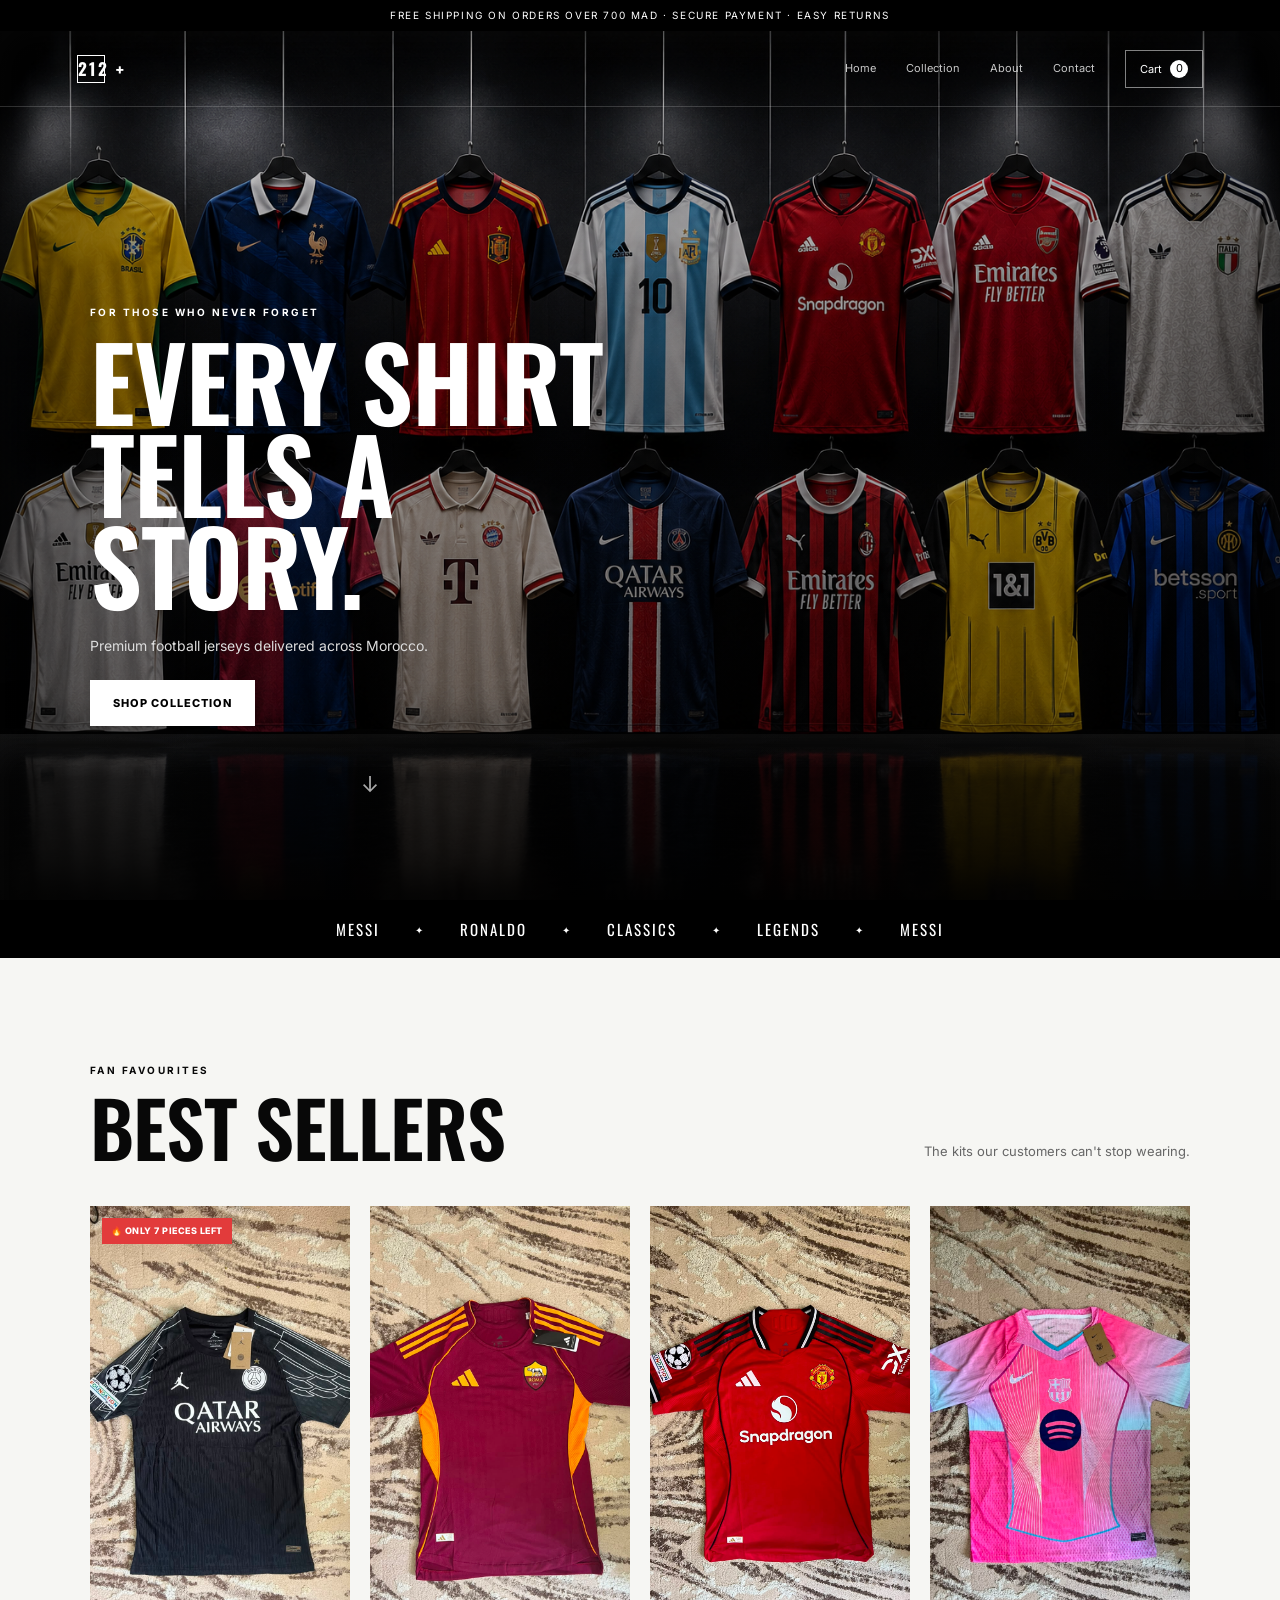
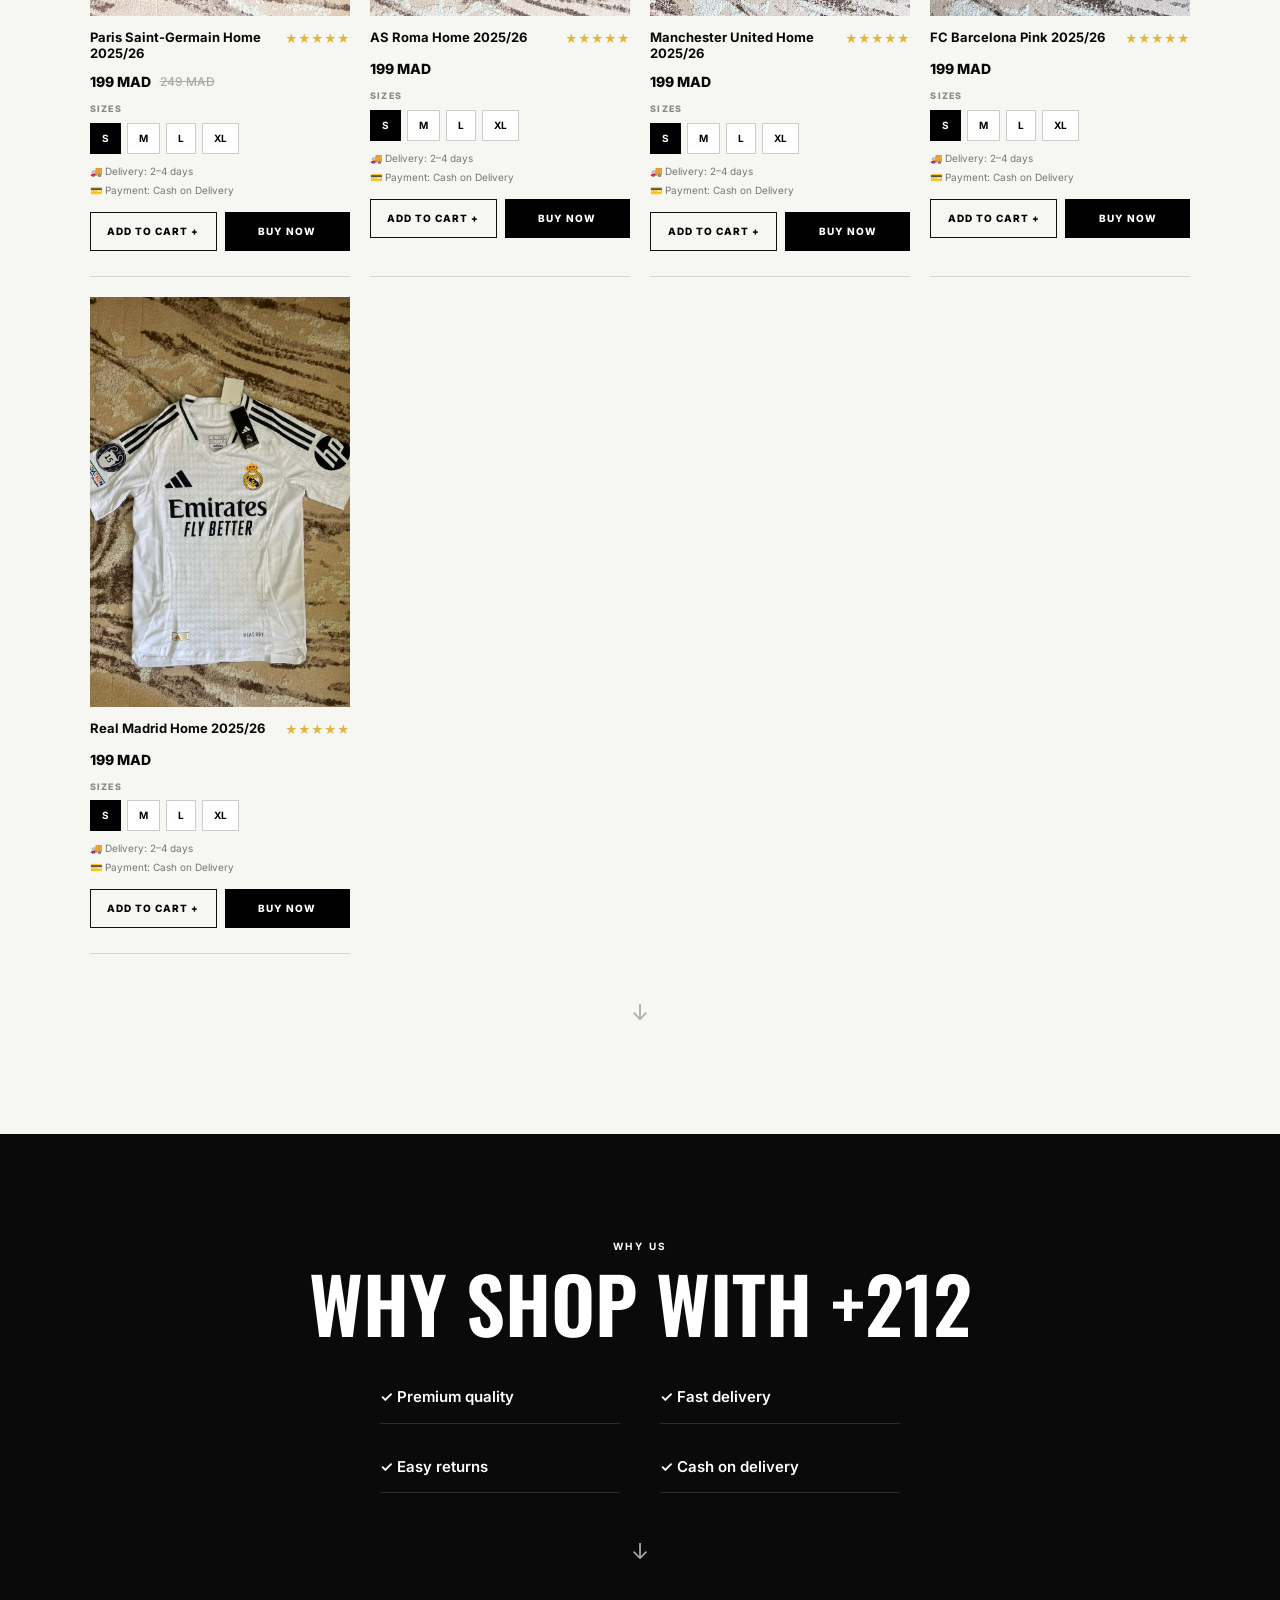
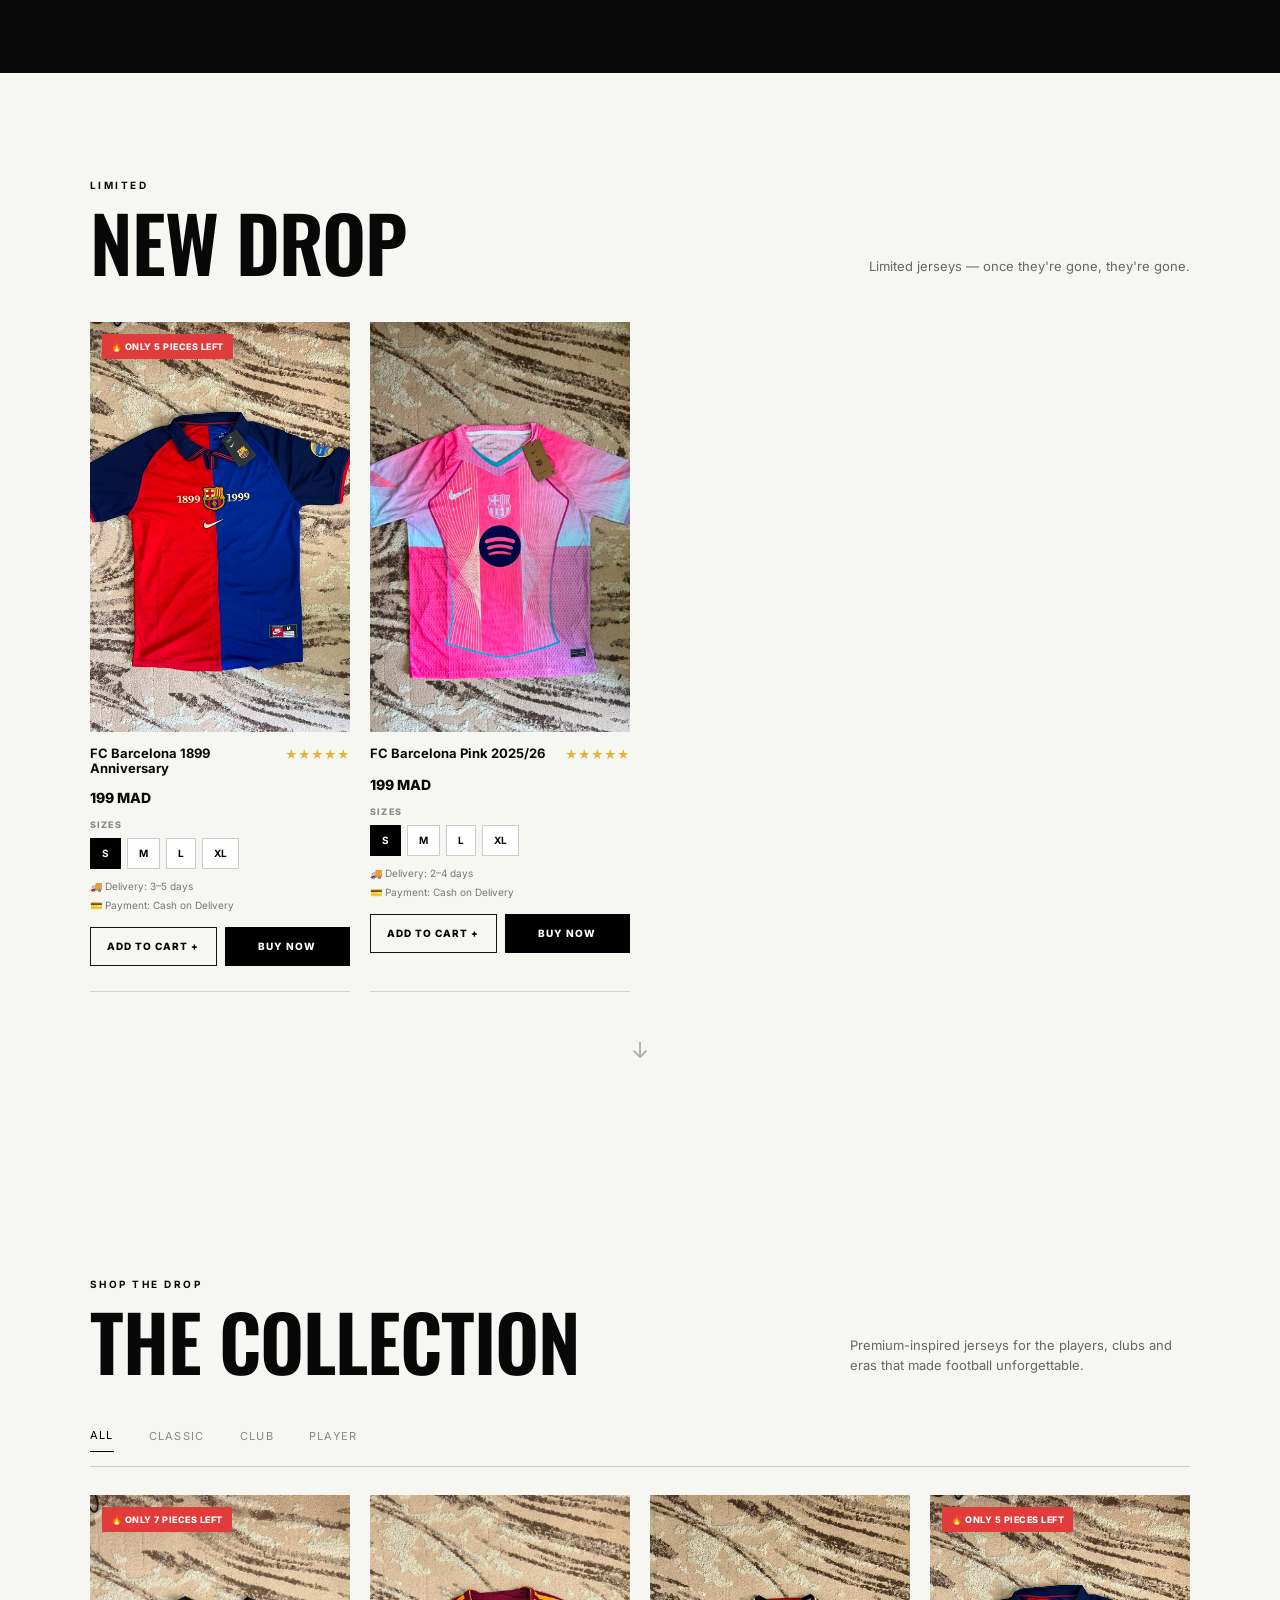
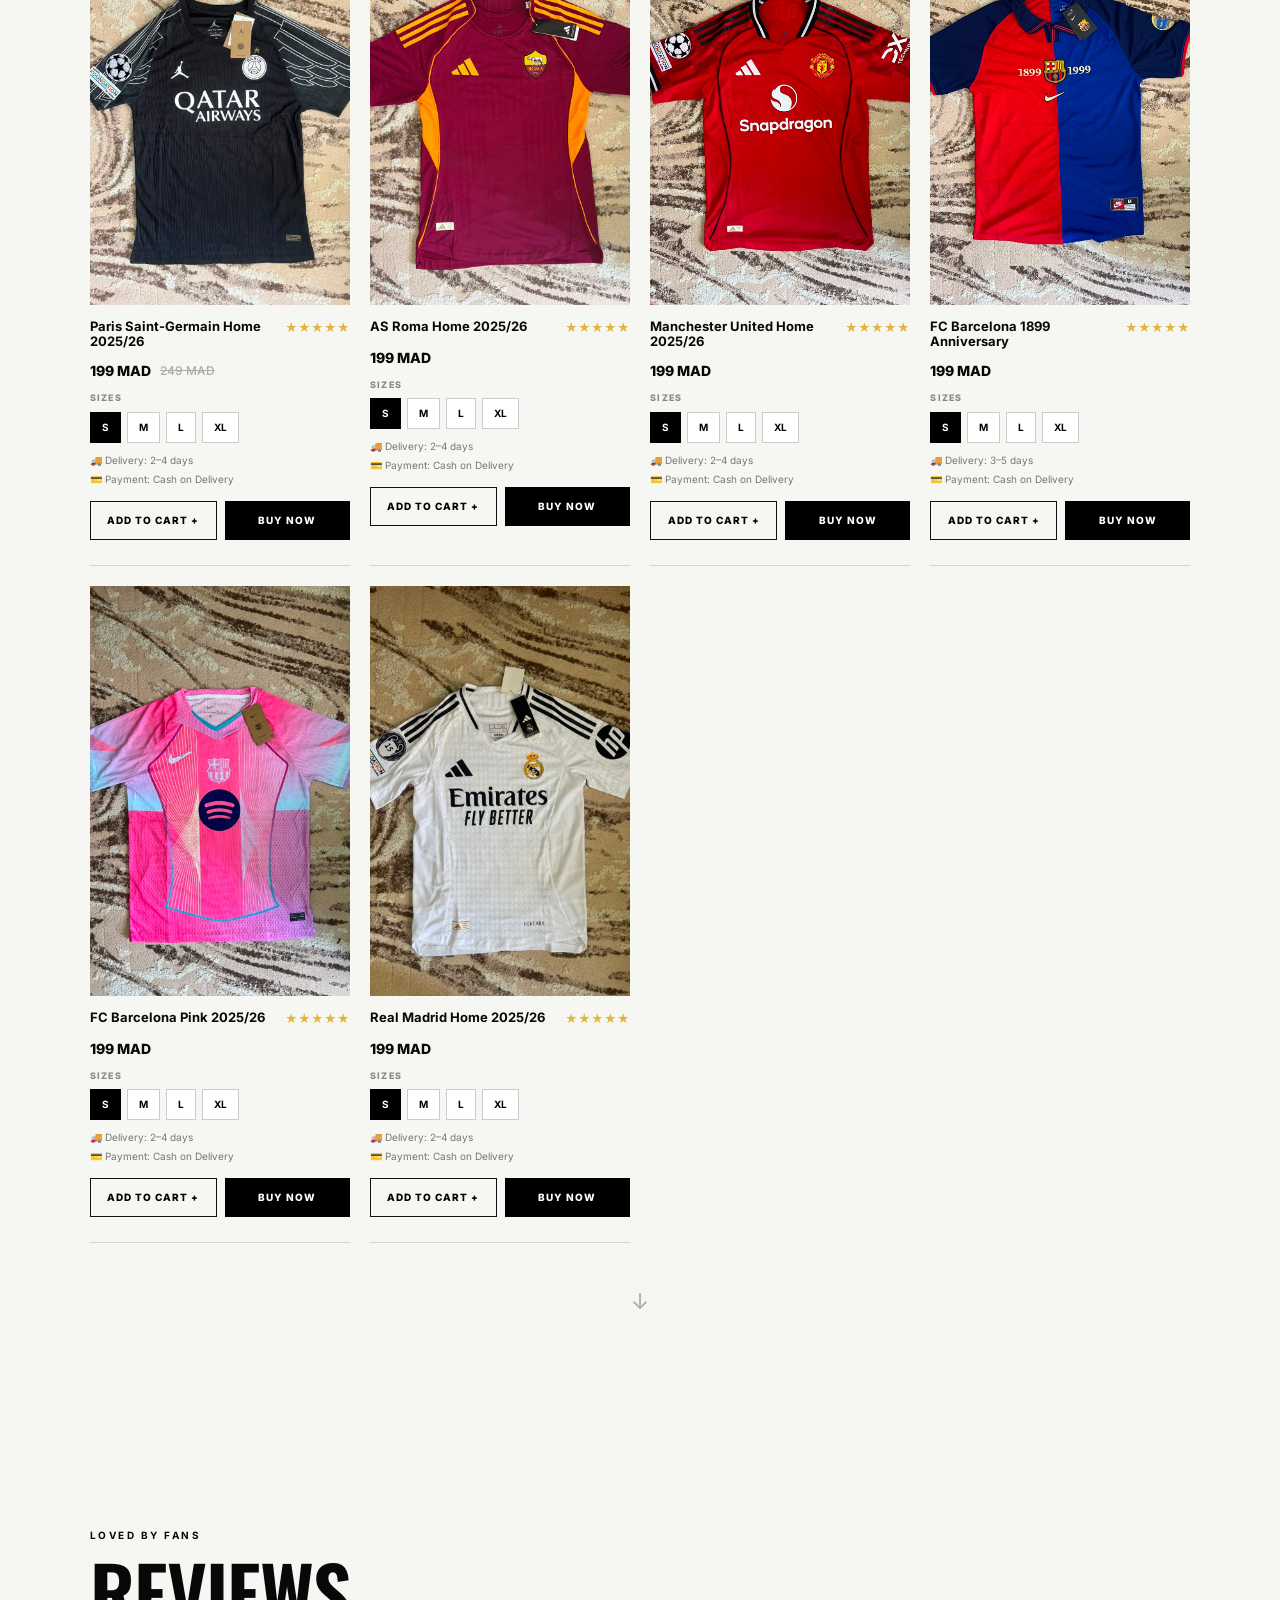
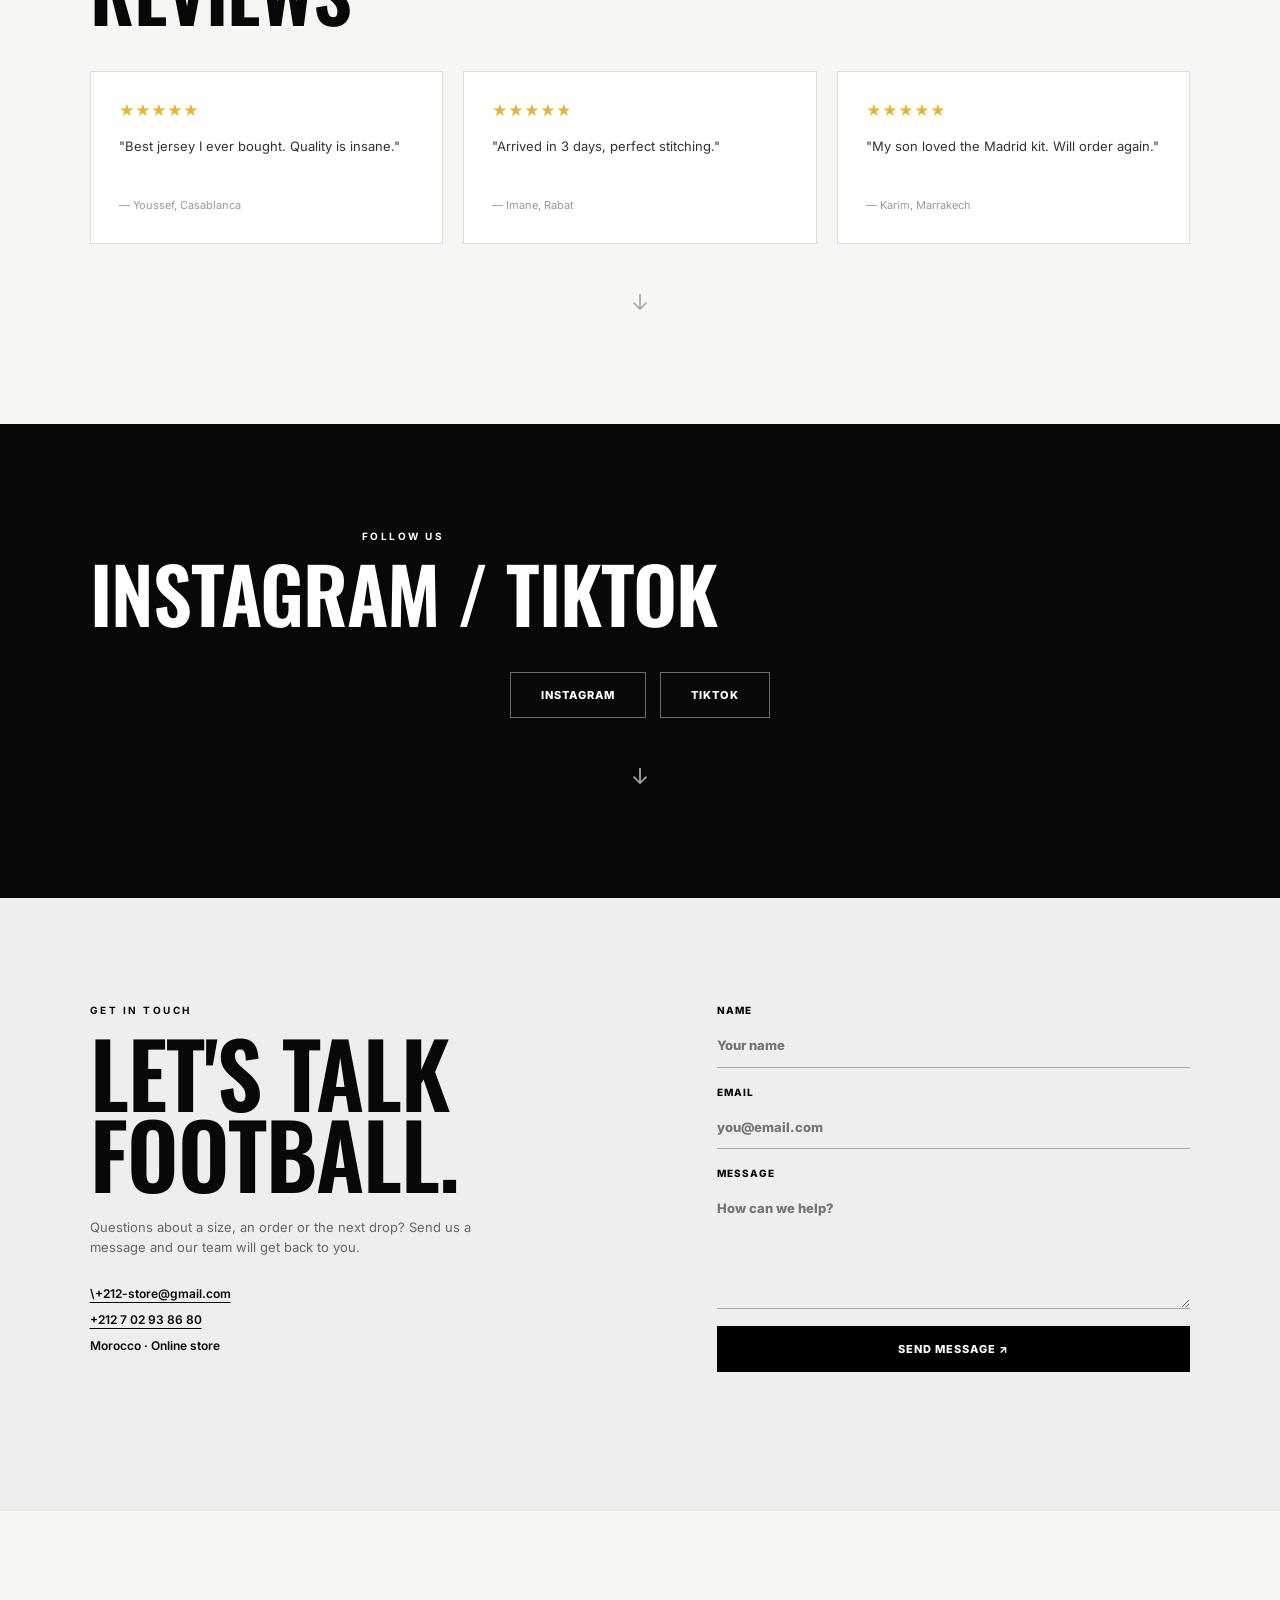
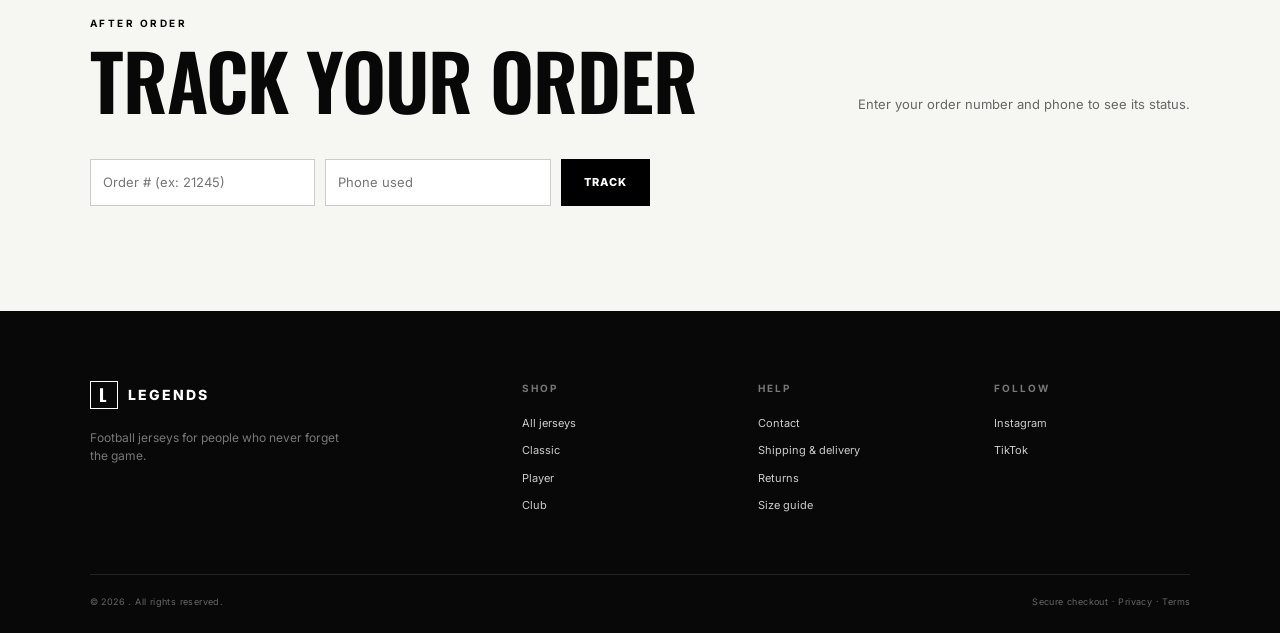
<file: index.html>
<!DOCTYPE html>
<html lang="en">
<head>
  <meta charset="UTF-8">
  <meta name="viewport" content="width=device-width, initial-scale=1.0">
  <meta name="description" content="LEGENDS — premium football jerseys inspired by the greatest players and clubs.">
  <title> +212— Football Jerseys</title>
  <link rel="preconnect" href="https://fonts.googleapis.com">
  <link rel="preconnect" href="https://fonts.gstatic.com" crossorigin>
  <link href="https://fonts.googleapis.com/css2?family=Inter:wght@400;500;600;700;800&family=Oswald:wght@500;600;700&display=swap" rel="stylesheet">
  <link rel="stylesheet" href="style.css">
</head>
<body>
  <div class="announcement">FREE SHIPPING ON ORDERS OVER 700 MAD · SECURE PAYMENT · EASY RETURNS</div>

  <header class="site-header">
    <a class="logo" href="#home" aria-label="Legends home">
      <span class="logo-mark">212</span>
      <span>+</span>
    </a>

    <button class="menu-toggle" aria-label="Open menu" aria-expanded="false">☰</button>

    <nav class="nav" id="nav">
      <a href="#home">Home</a>
      <a href="#collection">Collection</a>
      <a href="#about">About</a>
      <a href="#contact">Contact</a>
      <button class="cart-button" id="cartBtn" aria-label="Open shopping cart">
        Cart <span id="cartCount">0</span>
      </button>
    </nav>
  </header>

  <main id="home">
    <section class="hero gallery-hero" aria-label="Featured football jerseys gallery">
      <div class="gallery-wall">
        <div class="gallery-row row-top">
        </div>
        <div class="hero-content">
          <p class="eyebrow">FOR THOSE WHO NEVER FORGET</p>
          <h1>EVERY SHIRT<br><span>TELLS A STORY.</span></h1>
          <p class="hero-copy">Premium football jerseys delivered across Morocco.</p>
          <div class="hero-actions"><a class="btn btn-light" href="#bestsellers">Shop collection</a></div>
          <div class="scroll-down">↓</div>
        </div>
      </div>
    </section>

    <section class="ticker" aria-label="Store highlights">
      <span>MESSI</span><i>✦</i><span>RONALDO</span><i>✦</i><span>CLASSICS</span><i>✦</i><span>LEGENDS</span><i>✦</i><span>MESSI</span>
    </section>

    <section class="section" id="bestsellers">
      <div class="section-heading">
        <div>
          <p class="eyebrow">FAN FAVOURITES</p>
          <h2>BEST SELLERS</h2>
        </div>
        <p class="section-intro">The kits our customers can't stop wearing.</p>
      </div>
      <div class="product-grid" id="bestSellers"></div>
      <div class="scroll-down">↓</div>
    </section>

    <section class="whyus">
      <div class="whyus-inner">
        <p class="eyebrow">WHY US</p>
        <h2>WHY SHOP WITH +212</h2>
        <ul class="checks">
          <li>✓ Premium quality</li>
          <li>✓ Fast delivery</li>
          <li>✓ Easy returns</li>
          <li>✓ Cash on delivery</li>
        </ul>
      </div>
      <div class="scroll-down">↓</div>
    </section>

    <section class="section" id="newdrop">
      <div class="section-heading">
        <div>
          <p class="eyebrow">LIMITED</p>
          <h2>NEW DROP</h2>
        </div>
        <p class="section-intro">Limited jerseys — once they're gone, they're gone.</p>
      </div>
      <div class="product-grid" id="newDrop"></div>
      <div class="scroll-down">↓</div>
    </section>

    <section class="section collection-section" id="collection">
      <div class="section-heading">
        <div>
          <p class="eyebrow">SHOP THE DROP</p>
          <h2>THE COLLECTION</h2>
        </div>
        <p class="section-intro">Premium-inspired jerseys for the players, clubs and eras that made football unforgettable.</p>
      </div>

      <div class="filters">
        <button class="filter active" data-filter="all">All</button>
        <button class="filter" data-filter="classic">Classic</button>
        <button class="filter" data-filter="club">Club</button>
        <button class="filter" data-filter="player">Player</button>
      </div>

      <div class="product-grid" id="productGrid"></div>
      <div class="scroll-down">↓</div>
    </section>

    <section class="section reviews">
      <div class="section-heading">
        <div>
          <p class="eyebrow">LOVED BY FANS</p>
          <h2>REVIEWS</h2>
        </div>
      </div>
      <div class="review-grid">
        <div class="review-card"><div class="stars">★★★★★</div><p>"Best jersey I ever bought. Quality is insane."</p><span>— Youssef, Casablanca</span></div>
        <div class="review-card"><div class="stars">★★★★★</div><p>"Arrived in 3 days, perfect stitching."</p><span>— Imane, Rabat</span></div>
        <div class="review-card"><div class="stars">★★★★★</div><p>"My son loved the Madrid kit. Will order again."</p><span>— Karim, Marrakech</span></div>
      </div>
      <div class="scroll-down">↓</div>
    </section>

    <section class="section social">
      <div class="section-heading">
        <div>
          <p class="eyebrow">FOLLOW US</p>
          <h2>INSTAGRAM / TIKTOK</h2>
        </div>
      </div>
      <div class="social-links">
        <a href="https://www.instagram.com/212.stor7/" class="social-btn">Instagram</a>
        <a href="https://www.tiktok.com/@212.stor7" class="social-btn">TikTok</a>
      </div>
      <div class="scroll-down">↓</div>
    </section>

    <section class="contact section" id="contact">
      <div class="contact-copy">
        <p class="eyebrow">GET IN TOUCH</p>
        <h2>LET'S TALK<br>FOOTBALL.</h2>
        <p>Questions about a size, an order or the next drop? Send us a message and our team will get back to you.</p>
        <div class="contact-details">
          <a href="mailto:hello@legends-store.com">\+212-store@gmail.com</a>
          <a href="tel:+2127029">+212 7 02 93 86 80</a>
          <span>Morocco · Online store</span>
        </div>
      </div>
      <form class="contact-form" id="contactForm">
        <label>Name<input required type="text" name="name" placeholder="Your name"></label>
        <label>Email<input required type="email" name="email" placeholder="you@email.com"></label>
        <label>Message<textarea required name="message" rows="5" placeholder="How can we help?"></textarea></label>
        <button class="btn btn-dark" type="submit">Send message ↗</button>
        <p class="form-note" id="contactNote"></p>
      </form>
    </section>
    <section class="section track">
      <div class="section-heading">
        <div>
          <p class="eyebrow">AFTER ORDER</p>
          <h2>TRACK YOUR ORDER</h2>
        </div>
        <p class="section-intro">Enter your order number and phone to see its status.</p>
      </div>
      <div class="track-box">
        <input id="trackId" placeholder="Order # (ex: 21245)">
        <input id="trackPhone" placeholder="Phone used">
        <button class="btn btn-dark" id="trackBtn" type="button">Track</button>
      </div>
      <div id="trackResult"></div>
    </section>
  </main>

  <footer class="footer">
    <div class="footer-top">
      <div>
        <a class="logo footer-logo" href="#home"><span class="logo-mark">L</span><span>LEGENDS</span></a>
        <p>Football jerseys for people who never forget the game.</p>
      </div>
      <div class="footer-col"><h4>SHOP</h4><a href="#collection">All jerseys</a><a href="#collection">Classic</a><a href="#collection">Player</a><a href="#collection">Club</a></div>
      <div class="footer-col"><h4>HELP</h4><a href="#contact">Contact</a><a href="#">Shipping & delivery</a><a href="#">Returns</a><a href="#">Size guide</a></div>
      <div class="footer-col"><h4>FOLLOW</h4><a href="https://www.instagram.com/212.stor7/">Instagram</a><a href="https://www.tiktok.com/@212.stor7">TikTok</a></div>
    </div>
    <div class="footer-bottom"><span>© 2026 . All rights reserved.</span><span>Secure checkout · Privacy · Terms</span></div>
  </footer>

  <aside class="cart-drawer" id="cartDrawer" aria-hidden="true">
    <div class="cart-head"><h2>YOUR CART</h2><button id="closeCart" aria-label="Close cart">×</button></div>
    <div class="cart-items" id="cartItems"><div class="empty-cart">Your cart is empty.<br><a href="#collection">Explore the collection →</a></div></div>
    <div class="cart-footer">
      <div class="subtotal"><span>Subtotal</span><strong id="cartTotal">0 MAD</strong></div>
      <button class="btn btn-dark full" id="checkoutBtn">Proceed to payment</button>
      <small>Secure checkout · Payment on confirmation</small>
    </div>
  </aside>
  <div class="drawer-backdrop" id="backdrop"></div>

  <div class="modal" id="checkoutModal" aria-hidden="true">
    <div class="modal-card">
      <button class="modal-close" id="closeModal">×</button>
      <p class="eyebrow">CHECKOUT</p>
      <h2>PAYMENT DETAILS</h2>
      <form id="checkoutForm">
        <div class="two"><label>Full name<input required name="name"></label><label>Phone<input required name="phone" type="tel"></label></div>
        <div class="two"><label>City<input required name="city" placeholder="Casablanca"></label><label>Address<input required name="address" placeholder="Street, building"></label></div>
        <label>Payment method
          <select name="payment"><option>Cash on delivery</option><option>Bank transfer</option><option>Card payment</option></select>
        </label>
        <label>Coupon code<input name="coupon" placeholder="WELCOME10"></label>
        <div class="checkout-summary"><span>Order total</span><strong id="checkoutTotal">0 MAD</strong></div>
        <button class="btn btn-dark full" type="submit">Confirm order</button>
        <p class="form-note" id="checkoutNote"></p>
      </form>
    </div>
  </div>

  <script src="script.js"></script>
</body>
</html>
</file>
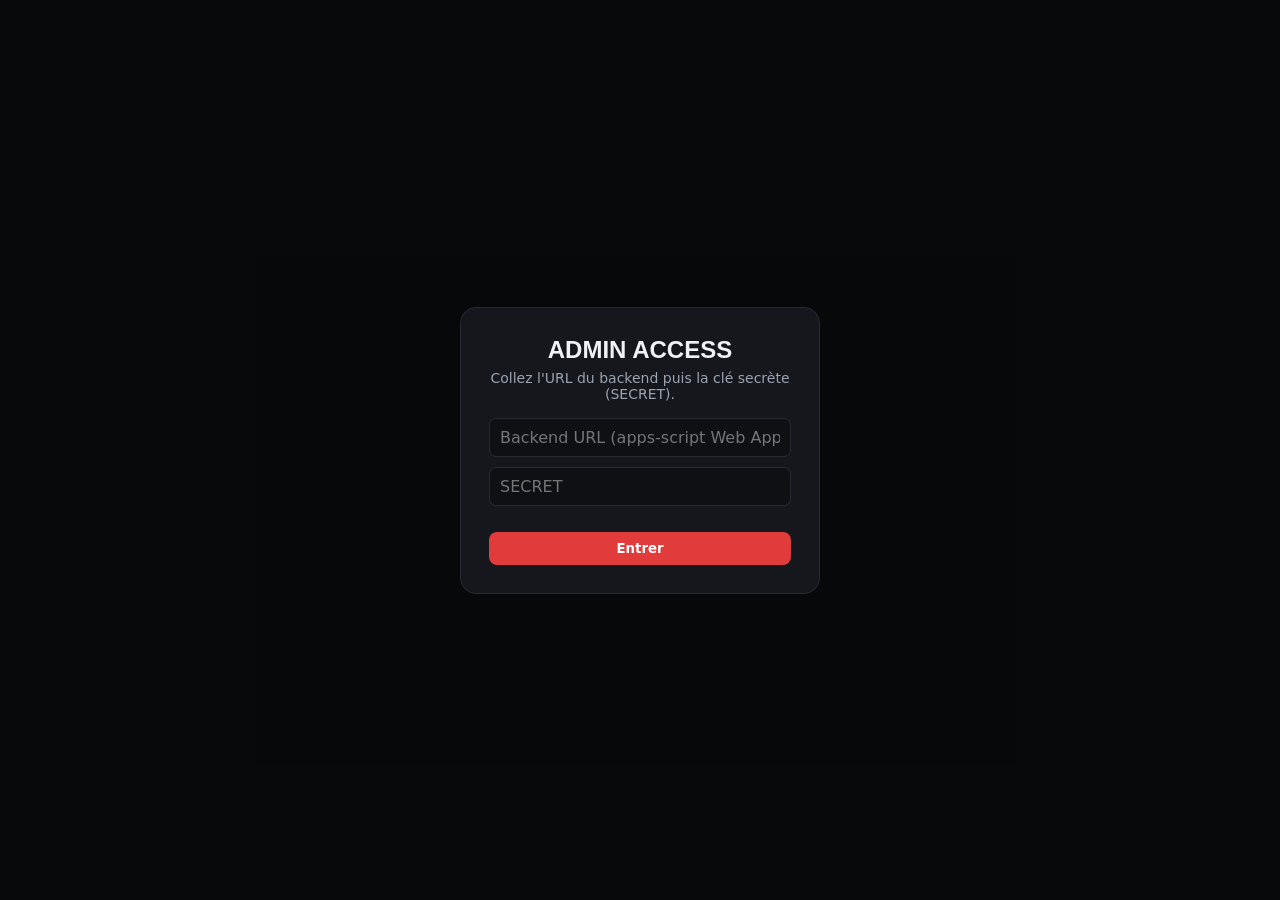
<file: admin.html>
<!DOCTYPE html>
<html lang="en">
<head>
  <meta charset="UTF-8">
  <meta name="viewport" content="width=device-width, initial-scale=1.0">
  <title>LEGENDS — Admin Dashboard</title>
  <style>
    :root{--bg:#0c0d10;--panel:#15171c;--line:#262a32;--text:#eef1f5;--muted:#9aa3b0;--accent:#e23b3b;--ok:#2ecc71;--warn:#f1c40f}
    *{box-sizing:border-box}
    body{margin:0;background:var(--bg);color:var(--text);font-family:Inter,system-ui,sans-serif}
    a{color:inherit}
    button{font-family:inherit;cursor:pointer;border:none;border-radius:8px;padding:9px 14px;font-weight:600}
    input,select,textarea{font:inherit;background:#0e1014;color:var(--text);border:1px solid var(--line);border-radius:7px;padding:9px 10px;width:100%}
    label{display:block;font-size:11px;text-transform:uppercase;letter-spacing:1px;color:var(--muted);margin:10px 0 5px}

    .gate{position:fixed;inset:0;background:rgba(8,9,11,.96);display:flex;align-items:center;justify-content:center;z-index:50}
    .gate-box{background:var(--panel);border:1px solid var(--line);border-radius:16px;padding:28px;width:min(360px,90vw);text-align:center}
    .gate-box h2{font-family:Oswald,sans-serif;margin:0 0 6px}
    .gate-box p{color:var(--muted);margin:0 0 16px;font-size:14px}
    .gate-box button{width:100%;background:var(--accent);color:#fff}
    .err{color:var(--accent);font-size:13px;min-height:18px;margin-bottom:8px}

    .app{display:none}
    .app.open{display:block}
    .topbar{display:flex;justify-content:space-between;align-items:center;padding:16px 24px;border-bottom:1px solid var(--line);position:sticky;top:0;background:var(--bg);z-index:10}
    .topbar .brand{font-family:Oswald,sans-serif;font-size:22px}
    .topbar .brand span{color:var(--accent)}
    .topbar .right{display:flex;gap:18px;align-items:center;font-size:13px}
    .layout{display:flex}
    .side{width:200px;padding:18px;border-right:1px solid var(--line);min-height:calc(100vh - 65px)}
    .side button{display:block;width:100%;text-align:left;background:transparent;color:var(--muted);margin-bottom:4px}
    .side button.active,.side button:hover{background:var(--panel);color:var(--text)}
    .main{flex:1;padding:24px}
    .panel{display:none}
    .panel.active{display:block}
    .cards{display:grid;grid-template-columns:repeat(auto-fit,minmax(150px,1fr));gap:14px;margin-bottom:24px}
    .card{background:var(--panel);border:1px solid var(--line);border-radius:12px;padding:16px}
    .card b{display:block;font-family:Oswald,sans-serif;font-size:26px}
    .card small{color:var(--muted)}
    table{width:100%;border-collapse:collapse;background:var(--panel);border:1px solid var(--line);border-radius:10px;overflow:hidden}
    th,td{padding:10px 12px;text-align:left;font-size:13px;border-bottom:1px solid var(--line)}
    th{color:var(--muted);font-size:11px;text-transform:uppercase;letter-spacing:1px}
    .pill{padding:3px 9px;border-radius:999px;font-size:11px;font-weight:700}
    .pill.Pending{background:#3a2a10;color:var(--warn)}
    .pill.Confirmed{background:#10303a;color:#5ad}
    .pill.Preparing{background:#2a2a10;color:var(--warn)}
    .pill.Shipped{background:#102a3a;color:#5ad}
    .pill.Delivered{background:#10301a;color:var(--ok)}
    .pill.Cancelled{background:#3a1010;color:var(--accent)}
    .pill.ok{background:#10301a;color:var(--ok)}
    .pill.out{background:#3a1010;color:var(--accent)}
    .size-stock{display:grid;grid-template-columns:repeat(5,1fr);gap:10px;margin-top:6px}
    .ss-row{display:flex;flex-direction:column;gap:4px;background:#0e1014;border:1px solid var(--line);border-radius:8px;padding:8px}
    .ss-chk{display:flex;align-items:center;gap:6px;font-size:13px;text-transform:none;letter-spacing:0;color:var(--text);margin:0}
    .ss-row input[type=number]{padding:6px 8px}
    .btn-danger{background:transparent;color:var(--accent);border:1px solid var(--accent)}
    .btn-ghost{background:transparent;color:var(--muted);border:1px solid var(--line)}
    .btn-dark{background:var(--accent);color:#fff}
    .form-grid{display:grid;grid-template-columns:1fr 1fr;gap:0 16px;max-width:760px}
    .full{grid-column:1/-1}
    .modal-bg{position:fixed;inset:0;background:rgba(0,0,0,.6);display:none;align-items:center;justify-content:center;z-index:60}
    .modal-bg.open{display:flex}
    .modal-card{background:var(--panel);border:1px solid var(--line);border-radius:14px;padding:24px;width:min(720px,92vw);max-height:88vh;overflow:auto}
    .bar{display:flex;gap:10px;margin-bottom:16px;flex-wrap:wrap;justify-content:space-between;align-items:center}
    .sec-title{font-family:Oswald,sans-serif;font-size:24px;letter-spacing:.5px;margin:0}
    .order-filters{display:flex;gap:6px;flex-wrap:wrap;margin:4px 0 18px}
    .of-btn{background:var(--panel);color:var(--muted);border:1px solid var(--line);padding:6px 13px;font-size:11px;border-radius:999px}
    .of-btn.active{background:var(--accent);color:#fff;border-color:var(--accent)}
    .order-list{display:flex;flex-direction:column;gap:14px}
    .order-card{border:1px solid var(--line);border-radius:12px;padding:16px;background:#101216}
    .oc-head{display:flex;justify-content:space-between;align-items:center;border-bottom:1px solid var(--line);padding-bottom:10px;margin-bottom:12px}
    .oc-id{font-family:Oswald,sans-serif;font-size:20px}
    .oc-status{width:auto;padding:6px 10px}
    .oc-grid{display:grid;grid-template-columns:repeat(auto-fit,minmax(135px,1fr));gap:8px 18px;margin-bottom:12px}
    .oc-grid div{font-size:13px}
    .oc-grid span{display:block;color:var(--muted);font-size:10px;text-transform:uppercase;letter-spacing:.5px;margin-bottom:2px}
    .oc-items{background:#0b0c0f;border:1px solid var(--line);border-radius:8px;padding:10px 12px;margin-bottom:12px}
    .oc-item{font-size:13px;padding:2px 0}
    .oc-foot{display:flex;justify-content:space-between;align-items:center}
    .oc-total{font-family:Oswald,sans-serif;font-size:18px}
  </style>
</head>
<body>
  <div class="gate" id="gate">
    <div class="gate-box">
      <h2>ADMIN ACCESS</h2>
      <p>Collez l'URL du backend puis la clé secrète (SECRET).</p>
      <input id="urlInput" type="url" placeholder="Backend URL (apps-script Web App)" autocomplete="off" style="margin-bottom:10px">
      <input id="passInput" type="password" placeholder="SECRET" autocomplete="off">
      <div class="err" id="gateErr"></div>
      <button id="gateBtn">Entrer</button>
    </div>
  </div>

  <div class="app" id="app">
    <div class="topbar">
      <div class="brand">LEG<span>ENDS</span> · Admin</div>
      <div class="right">
        <button class="btn-ghost" id="logoutBtn">Déconnexion</button>
      </div>
    </div>
    <div class="layout">
      <div class="side">
        <button data-tab="overview" class="active">📊 Overview</button>
        <button data-tab="orders">📦 Orders</button>
        <button data-tab="products">👕 Products</button>
        <button data-tab="coupons">🎟️ Coupons</button>
        <button data-tab="profit">💰 Profit</button>
        <button data-tab="reviews">⭐ Reviews</button>
      </div>
      <div class="main">
        <section class="panel active" id="overview"></section>
        <section class="panel" id="orders"></section>
        <section class="panel" id="products"></section>
        <section class="panel" id="coupons"></section>
        <section class="panel" id="profit"></section>
        <section class="panel" id="reviews"></section>
      </div>
    </div>
  </div>

  <div class="modal-bg" id="prodModal">
    <div class="modal-card">
      <button class="btn-ghost" style="float:right" id="prodClose">Fermer</button>
      <h2 style="font-family:Oswald">+ ADD PRODUCT</h2>
      <form id="prodForm" class="form-grid">
        <input type="hidden" name="id">
        <div class="full"><label>Product Name<input name="name" required></label></div>
        <div><label>Club<input name="club" placeholder="Arsenal"></label></div>
        <div><label>Season<input name="season" placeholder="2026"></label></div>
        <div><label>Category<input name="category" placeholder="club / classic / player"></label></div>
        <div><label>Price (MAD)<input name="price" type="number"></label></div>
        <div><label>Old Price<input name="oldPrice" type="number"></label></div>
        <div><label>Cost Price<input name="cost" type="number"></label></div>
        <div class="full">
          <label>Sizes &amp; Stock <small style="color:var(--muted);text-transform:none;letter-spacing:0">— check a size and set its stock (0 = sold out)</small></label>
          <div id="sizeStockWrap" class="size-stock"></div>
        </div>
        <div class="full"><label>Image URL<input name="image" placeholder="https://… or image/xxx.jpeg"></label></div>
        <div class="full"><label>Description<textarea name="description" rows="2"></textarea></label></div>
        <div class="full"><button class="btn-dark" type="submit">SAVE PRODUCT</button></div>
      </form>
    </div>
  </div>

  <script src="admin.js"></script>
</body>
</html>
</file>
<file: style.css>
*{box-sizing:border-box;margin:0;padding:0}
:root{--black:#080808;--white:#f6f6f3;--gray:#a6a6a1;--line:rgba(255,255,255,.14);--darkline:#deded9}
html{scroll-behavior:smooth}
body{font-family:Inter,Arial,sans-serif;background:var(--white);color:var(--black);line-height:1.5}
a{text-decoration:none;color:inherit}
button,input,textarea,select{font:inherit}
.announcement{height:31px;background:#000;color:#fff;text-align:center;font-size:10px;letter-spacing:1.6px;padding:8px 10px}
.site-header{position:absolute;z-index:20;top:31px;left:0;width:100%;height:76px;display:flex;align-items:center;justify-content:space-between;padding:0 6vw;color:#fff;border-bottom:1px solid rgba(255,255,255,.17)}
.logo{display:flex;align-items:center;gap:10px;font-weight:800;letter-spacing:2px;font-size:14px}
.logo-mark{display:grid;place-items:center;width:28px;height:28px;border:1px solid currentColor;font-family:Oswald,sans-serif;font-size:17px}
.nav{display:flex;align-items:center;gap:30px;font-size:11px}
.nav>a{opacity:.78;transition:.2s}.nav>a:hover{opacity:1}
.cart-button{border:1px solid rgba(255,255,255,.5);background:transparent;color:#fff;padding:9px 14px;cursor:pointer;font-size:11px}
.cart-button span{display:inline-grid;place-items:center;margin-left:5px;width:18px;height:18px;border-radius:50%;background:#fff;color:#000}
.menu-toggle{display:none;background:none;border:0;color:#fff;font-size:25px}
.hero{height:calc(100vh - 31px);min-height:680px;position:relative;overflow:hidden;background:radial-gradient(circle at center,rgba(255,255,255,.18),rgba(255,255,255,0) 24%),#050505;color:#fff}
.gallery-hero{background:linear-gradient(180deg,#010101 0%,#040404 100%)}
.gallery-wall{position:absolute;inset:0;padding:90px 2vw 26px;display:flex;flex-direction:column;justify-content:center;gap:18px;background-image:url("image/b61315d9-5511-4342-87cf-d696ae1f8bdb.png");background-size:cover;background-position:center center;background-repeat:no-repeat;box-shadow: inset 0 0 40px rgba(255,255,255,.04), inset 0 -20px 30px rgba(0,0,0,.55);}
.gallery-wall::before{content:"";position:absolute;inset:0;background:linear-gradient(90deg,rgba(0,0,0,.42),rgba(0,0,0,.18) 14%,rgba(0,0,0,.18) 86%,rgba(0,0,0,.42)),linear-gradient(180deg,rgba(0,0,0,.02),rgba(0,0,0,.38));}
.gallery-wall::after{content:"";position:absolute;left:0;right:0;bottom:-14px;height:180px;background:linear-gradient(180deg, rgba(0,0,0,0), rgba(0,0,0,.62) 25%, rgba(0,0,0,.9) 100%),linear-gradient(90deg, rgba(255,255,255,.03), rgba(255,255,255,0), rgba(255,255,255,.03));box-shadow:inset 0 18px 26px rgba(255,255,255,.03), 0 -20px 30px rgba(0,0,0,.25);}
.hero-content{position:absolute;z-index:2;left:7vw;bottom:11vh;max-width:560px}
.gallery-row{position:relative;z-index:1;display:grid;grid-template-columns:repeat(8,minmax(90px,1fr));gap:18px;justify-items:center;align-items:end}
.row-bottom{margin-top:8px}
.shirt-card{position:relative;display:flex;align-items:flex-start;justify-content:center;height:250px;width:100%}
.hanger{position:absolute;top:-18px;width:2px;height:36px;background:rgba(255,255,255,.72);box-shadow:0 0 12px rgba(255,255,255,.18)}
.hanger::before{content:"";position:absolute;left:-5px;top:0;width:12px;height:2px;background:rgba(255,255,255,.72);border-radius:2px}
.hanger::after{content:"";position:absolute;left:-8px;top:-2px;width:18px;height:4px;background:rgba(10,10,10,.9);border-radius:2px}

.eyebrow{font-size:10px;font-weight:700;letter-spacing:2.5px;margin-bottom:14px}
.hero h1,.manifesto h2,.contact h2,.section h2,.modal h2{font-family:Oswald,Impact,sans-serif;font-weight:600;line-height:.9;letter-spacing:-1px}
.hero h1{font-size:clamp(55px,8vw,115px)}
.hero h1 span,.manifesto h2 span{color:#fff}
.hero-copy{max-width:430px;margin:24px 0;font-size:14px;color:#ddd}
.hero-actions{display:flex;gap:10px}
.btn{display:inline-flex;align-items:center;justify-content:center;border:1px solid transparent;padding:14px 22px;font-size:11px;font-weight:800;letter-spacing:1px;text-transform:uppercase;cursor:pointer;transition:.2s}
.btn-light{background:#fff;color:#000}.btn-light:hover{background:#ddd}
.btn-outline{border-color:#fff;color:#fff;background:transparent}.btn-outline:hover{background:#fff;color:#000}
.btn-dark{background:#000;color:#fff}.btn-dark:hover{background:#252525}
.hero-side{position:absolute;right:6vw;bottom:11vh;font-size:10px;letter-spacing:2px}
.ticker{height:58px;background:#000;color:#fff;display:flex;align-items:center;justify-content:center;gap:35px;overflow:hidden;font-family:Oswald,sans-serif;font-size:15px;letter-spacing:2px;white-space:nowrap}.ticker i{font-style:normal;font-size:10px}
.section{padding:105px 7vw}
.collection-section{background:#f6f6f3}
.section-heading{display:flex;justify-content:space-between;align-items:end;margin-bottom:45px}
.section h2{font-size:clamp(45px,6vw,80px)}
.section-intro{max-width:340px;color:#666;font-size:13px}
.filters{display:flex;gap:10px;border-bottom:1px solid #ccc;padding-bottom:14px;margin-bottom:28px}
.filter{background:none;border:0;padding:7px 0;margin-right:25px;font-size:11px;text-transform:uppercase;letter-spacing:1.3px;cursor:pointer;color:#888}
.filter.active{color:#000;border-bottom:1px solid #000}
.product-grid{display:grid;grid-template-columns:repeat(4,1fr);gap:20px}
.product-card{position:relative;min-width:0}
.product-visual img{width:100%;height:100%;object-fit:cover;display:block;position:relative;z-index:1;transition:transform .35s ease}
.product-card:hover .product-visual img{transform:scale(1.04)}
.cart-thumb{overflow:hidden}
.cart-thumb img{width:100%;height:100%;object-fit:cover;display:block}
.product-visual{height:410px;background:#e9e9e4;position:relative;display:flex;align-items:center;justify-content:center;overflow:hidden}
.product-visual:before{content:"";position:absolute;width:70%;height:75%;border:1px solid rgba(0,0,0,.08);transform:rotate(8deg);border-radius:45% 45% 18% 18%;top:15%}
.product-visual:after{content:"";position:absolute;width:40%;height:50%;border:1px solid rgba(0,0,0,.08);border-top:0;top:22%;left:30%;border-radius:0 0 12px 12px}
.jersey-badge{z-index:2;font-family:Oswald,sans-serif;font-size:52px;letter-spacing:-2px;color:#fff;text-shadow:0 2px 12px rgba(0,0,0,.25)}
.visual-dark{background:#171717}.visual-white{background:#e9e9e4}.visual-gray{background:#bdbdb8}.visual-stripe{background:repeating-linear-gradient(90deg,#e9e9e4 0 28px,#151515 28px 34px)}
.visual-red{background:linear-gradient(145deg,#121212 0 50%,#eee 50%)}
.product-info{padding:14px 0 25px;display:flex;justify-content:space-between;gap:10px;border-bottom:1px solid #d5d5d0}
.product-name{font-size:12px;font-weight:700}.product-meta{font-size:10px;color:#888;margin-top:4px}
.product-price{font-size:12px;font-weight:800;white-space:nowrap}
.add-cart{margin-top:12px;width:100%;border:1px solid #111;background:transparent;padding:11px;font-size:10px;font-weight:800;letter-spacing:1px;cursor:pointer;text-transform:uppercase}.add-cart:hover{background:#000;color:#fff}
.manifesto{background:#0a0a0a;color:#fff;min-height:450px;padding:100px 7vw;display:grid;grid-template-columns:90px 1fr 1fr;gap:30px;align-items:center}
.manifesto-number{font-family:Oswald;font-size:14px;color:#777;align-self:start}.manifesto h2{font-size:clamp(48px,6vw,85px)}.manifesto>p{color:#aaa;max-width:390px;font-size:13px}
.features{display:grid;grid-template-columns:repeat(3,1fr);border-bottom:1px solid #ccc}
.features article{padding:55px 7vw;border-right:1px solid #ccc}.features article:last-child{border:0}
.features span{font:14px Oswald;color:#999}.features h3{font:600 21px Oswald;margin:20px 0 9px}.features p{font-size:12px;color:#666;max-width:300px}
.contact{display:grid;grid-template-columns:1fr 1fr;gap:12vw;background:#eee}
.contact h2{font-size:clamp(55px,7vw,100px)}.contact-copy>p:not(.eyebrow){max-width:420px;margin:25px 0;color:#666;font-size:13px}
.contact-details{display:flex;flex-direction:column;gap:8px;font-size:12px;font-weight:600;margin-top:28px}.contact-details a{text-decoration:underline;text-underline-offset:4px}
.contact-form{display:flex;flex-direction:column;gap:17px;align-self:center}
label{display:flex;flex-direction:column;gap:7px;font-size:10px;font-weight:800;text-transform:uppercase;letter-spacing:1px}
input,textarea,select{width:100%;border:0;border-bottom:1px solid #aaa;background:transparent;padding:11px 0;outline:none;color:#111;font-size:13px;resize:vertical}
input:focus,textarea:focus,select:focus{border-color:#000}
.form-note{font-size:11px;color:#555;min-height:17px}
.footer{background:#080808;color:#fff;padding:70px 7vw 25px}.footer-top{display:grid;grid-template-columns:2fr 1fr 1fr 1fr;gap:40px;padding-bottom:60px}.footer-logo{margin-bottom:20px}.footer-top>div:first-child>p{font-size:12px;color:#777;max-width:250px}.footer-col{display:flex;flex-direction:column;gap:11px}.footer-col h4{font-size:10px;letter-spacing:2px;color:#777;margin-bottom:8px}.footer-col a{font-size:11px;color:#ccc}.footer-col a:hover{text-decoration:underline}.footer-bottom{border-top:1px solid #242424;padding-top:20px;display:flex;justify-content:space-between;color:#666;font-size:9px;letter-spacing:.4px}
.cart-drawer{position:fixed;z-index:100;right:-440px;top:0;width:min(440px,100%);height:100vh;background:#fff;color:#000;transition:.35s;display:flex;flex-direction:column}.cart-drawer.open{right:0}.cart-head{height:80px;padding:0 25px;border-bottom:1px solid #ddd;display:flex;align-items:center;justify-content:space-between}.cart-head h2{font:600 25px Oswald}.cart-head button,.modal-close{background:none;border:0;font-size:28px;cursor:pointer}.cart-items{flex:1;overflow:auto;padding:25px}.empty-cart{text-align:center;color:#888;font-size:12px;padding-top:80px}.empty-cart a{text-decoration:underline;display:inline-block;margin-top:12px;color:#000}.cart-row{display:grid;grid-template-columns:70px 1fr auto;gap:13px;padding:0 0 18px;margin-bottom:18px;border-bottom:1px solid #ddd}.cart-thumb{height:80px;background:#171717;display:grid;place-items:center;color:#fff;font:24px Oswald}.cart-row h4{font-size:12px}.cart-row p{font-size:10px;color:#888;margin:4px 0 9px}.qty{display:flex;gap:9px;align-items:center}.qty button{width:21px;height:21px;background:#fff;border:1px solid #ccc;cursor:pointer}.remove{background:none;border:0;text-decoration:underline;font-size:9px;cursor:pointer}.cart-footer{border-top:1px solid #ddd;padding:20px 25px}.subtotal{display:flex;justify-content:space-between;margin-bottom:18px;font-size:13px}.full{width:100%}.cart-footer small{display:block;text-align:center;margin-top:10px;font-size:9px;color:#888}
.drawer-backdrop{position:fixed;inset:0;background:rgba(0,0,0,.5);z-index:90;opacity:0;pointer-events:none;transition:.3s}.drawer-backdrop.show{opacity:1;pointer-events:auto}
.modal{position:fixed;z-index:120;inset:0;background:rgba(0,0,0,.65);display:grid;place-items:center;padding:20px;opacity:0;pointer-events:none;transition:.25s}.modal.open{opacity:1;pointer-events:auto}.modal-card{background:#fff;width:min(560px,100%);padding:40px;position:relative}.modal-card h2{font-size:50px;margin-bottom:28px}.modal-close{position:absolute;right:18px;top:12px}.modal form{display:flex;flex-direction:column;gap:18px}.two{display:grid;grid-template-columns:1fr 1fr;gap:18px}.checkout-summary{border-top:1px solid #ddd;border-bottom:1px solid #ddd;padding:16px 0;display:flex;justify-content:space-between;font-size:13px}
@media(max-width:900px){.nav{gap:15px}.product-grid{grid-template-columns:repeat(2,1fr)}.manifesto{grid-template-columns:50px 1fr}.manifesto>p{grid-column:2}.contact{gap:50px}.footer-top{grid-template-columns:2fr 1fr 1fr}}
@media(max-width:650px){.site-header{padding:0 5vw}.menu-toggle{display:block}.nav{display:none;position:absolute;top:76px;left:0;right:0;background:#080808;padding:22px 5vw;flex-direction:column;align-items:flex-start;border-bottom:1px solid #333}.nav.open{display:flex}.hero-content{left:6vw;right:6vw;bottom:9vh}.hero h1{font-size:60px}.hero-copy{font-size:12px}.hero-actions{flex-wrap:wrap}.section{padding:75px 5vw}.section-heading{display:block}.section-intro{margin-top:18px}.product-grid{grid-template-columns:1fr 1fr;gap:12px}.product-visual{height:280px}.jersey-badge{font-size:38px}.manifesto{display:block;padding:75px 5vw}.manifesto-number{margin-bottom:25px}.manifesto>p{margin-top:30px}.features{grid-template-columns:1fr}.features article{border-right:0;border-bottom:1px solid #ccc;padding:40px 5vw}.contact{grid-template-columns:1fr;padding:75px 5vw}.footer{padding:55px 5vw 22px}.footer-top{grid-template-columns:1fr 1fr;gap:35px}.footer-top>div:first-child{grid-column:1/-1}.footer-bottom{flex-direction:column;gap:7px}.two{grid-template-columns:1fr}.modal-card{padding:30px 22px}.modal-card h2{font-size:40px}}

/* ===== New homepage sections ===== */
.scroll-down{text-align:center;font-size:22px;color:#aaa;margin-top:42px;animation:bob 1.6s ease-in-out infinite}
@keyframes bob{0%,100%{transform:translateY(0)}50%{transform:translateY(8px)}}

.whyus{background:#0a0a0a;color:#fff;padding:105px 7vw;text-align:center}
.whyus-inner{max-width:760px;margin:0 auto}
.whyus h2{font:600 clamp(40px,6vw,80px) Oswald;line-height:.9;margin:14px 0 35px}
.checks{list-style:none;display:grid;grid-template-columns:1fr 1fr;gap:18px 40px;max-width:520px;margin:0 auto;text-align:left;font-size:15px;font-weight:600}
.checks li{padding:14px 0;border-bottom:1px solid rgba(255,255,255,.14)}

.reviews{background:#f6f6f3}
.review-grid{display:grid;grid-template-columns:repeat(3,1fr);gap:20px}
.review-card{border:1px solid #ddd;padding:28px;background:#fff}
.review-card .stars{color:#e2b53c;font-size:15px;margin-bottom:14px}
.review-card p{font-size:13px;color:#333;min-height:54px}
.review-card span{font-size:11px;color:#999}
.review-note{direction:rtl;text-align:right;color:#999;font-size:11px;margin-top:18px}

.social{background:#080808;color:#fff;text-align:center}
.social-links{display:flex;gap:14px;justify-content:center;flex-wrap:wrap}
.social-btn{border:1px solid rgba(255,255,255,.4);padding:14px 30px;font-size:11px;font-weight:800;letter-spacing:1px;text-transform:uppercase;transition:.2s}
.social-btn:hover{background:#fff;color:#000}

/* ===== Product card internals ===== */
.product-card{display:flex;flex-direction:column}
.product-body{padding:14px 0 25px;display:flex;flex-direction:column;gap:10px;border-bottom:1px solid #d5d5d0;flex:1}
.product-top{display:flex;justify-content:space-between;align-items:flex-start;gap:10px}
.product-name{font-size:13px;font-weight:700;line-height:1.2}
.stars{color:#e2b53c;font-size:12px;white-space:nowrap}
.product-price{display:flex;align-items:center;gap:9px;font-size:14px;font-weight:800}
.price-old{color:#aaa;font-weight:500;text-decoration:line-through;font-size:12px}
.opt{display:flex;flex-direction:column;gap:7px}
.opt-label{font-size:9px;font-weight:800;letter-spacing:1.3px;text-transform:uppercase;color:#888}
.sizes{display:flex;flex-wrap:wrap;gap:6px}
.size{border:1px solid #ccc;background:#fff;padding:7px 11px;font-size:10px;font-weight:700;cursor:pointer;transition:.15s}
.size:hover{border-color:#000}
.size.active{background:#000;color:#fff;border-color:#000}
.player{border:1px solid #ccc;background:#fff;padding:9px;font-size:12px}
.meta-lines{display:flex;flex-direction:column;gap:4px;font-size:10px;color:#777}
.card-actions{display:flex;gap:8px;margin-top:4px}
.card-actions .add-cart{margin-top:0;flex:1}
.buy-now{flex:1;border:0;background:#000;color:#fff;padding:11px;font-size:10px;font-weight:800;letter-spacing:1px;cursor:pointer;text-transform:uppercase;transition:.2s}
.buy-now:hover{background:#252525}
.stock-badge{position:absolute;top:12px;left:12px;z-index:3;background:#e23b3b;color:#fff;font-size:9px;font-weight:800;letter-spacing:.5px;padding:6px 9px;text-transform:uppercase}
.stock-badge.out{background:#555}
.size:disabled{border-color:#ddd;color:#bbb;cursor:not-allowed;text-decoration:line-through;background:#fafafa}
.size:disabled:hover{border-color:#ddd}

/* ===== Order tracking ===== */
.track{background:#f6f6f3}
.track-box{display:flex;gap:10px;flex-wrap:wrap;max-width:560px}
.track-box input{flex:1;min-width:150px;border:1px solid #ccc;background:#fff;padding:12px;font-size:13px}
.track-steps{display:flex;flex-wrap:wrap;gap:6px 10px;margin-top:16px;font-size:12px;font-weight:600}
.tstep.done{color:#2ecc71}
.tstep{color:#aaa}
</file>
